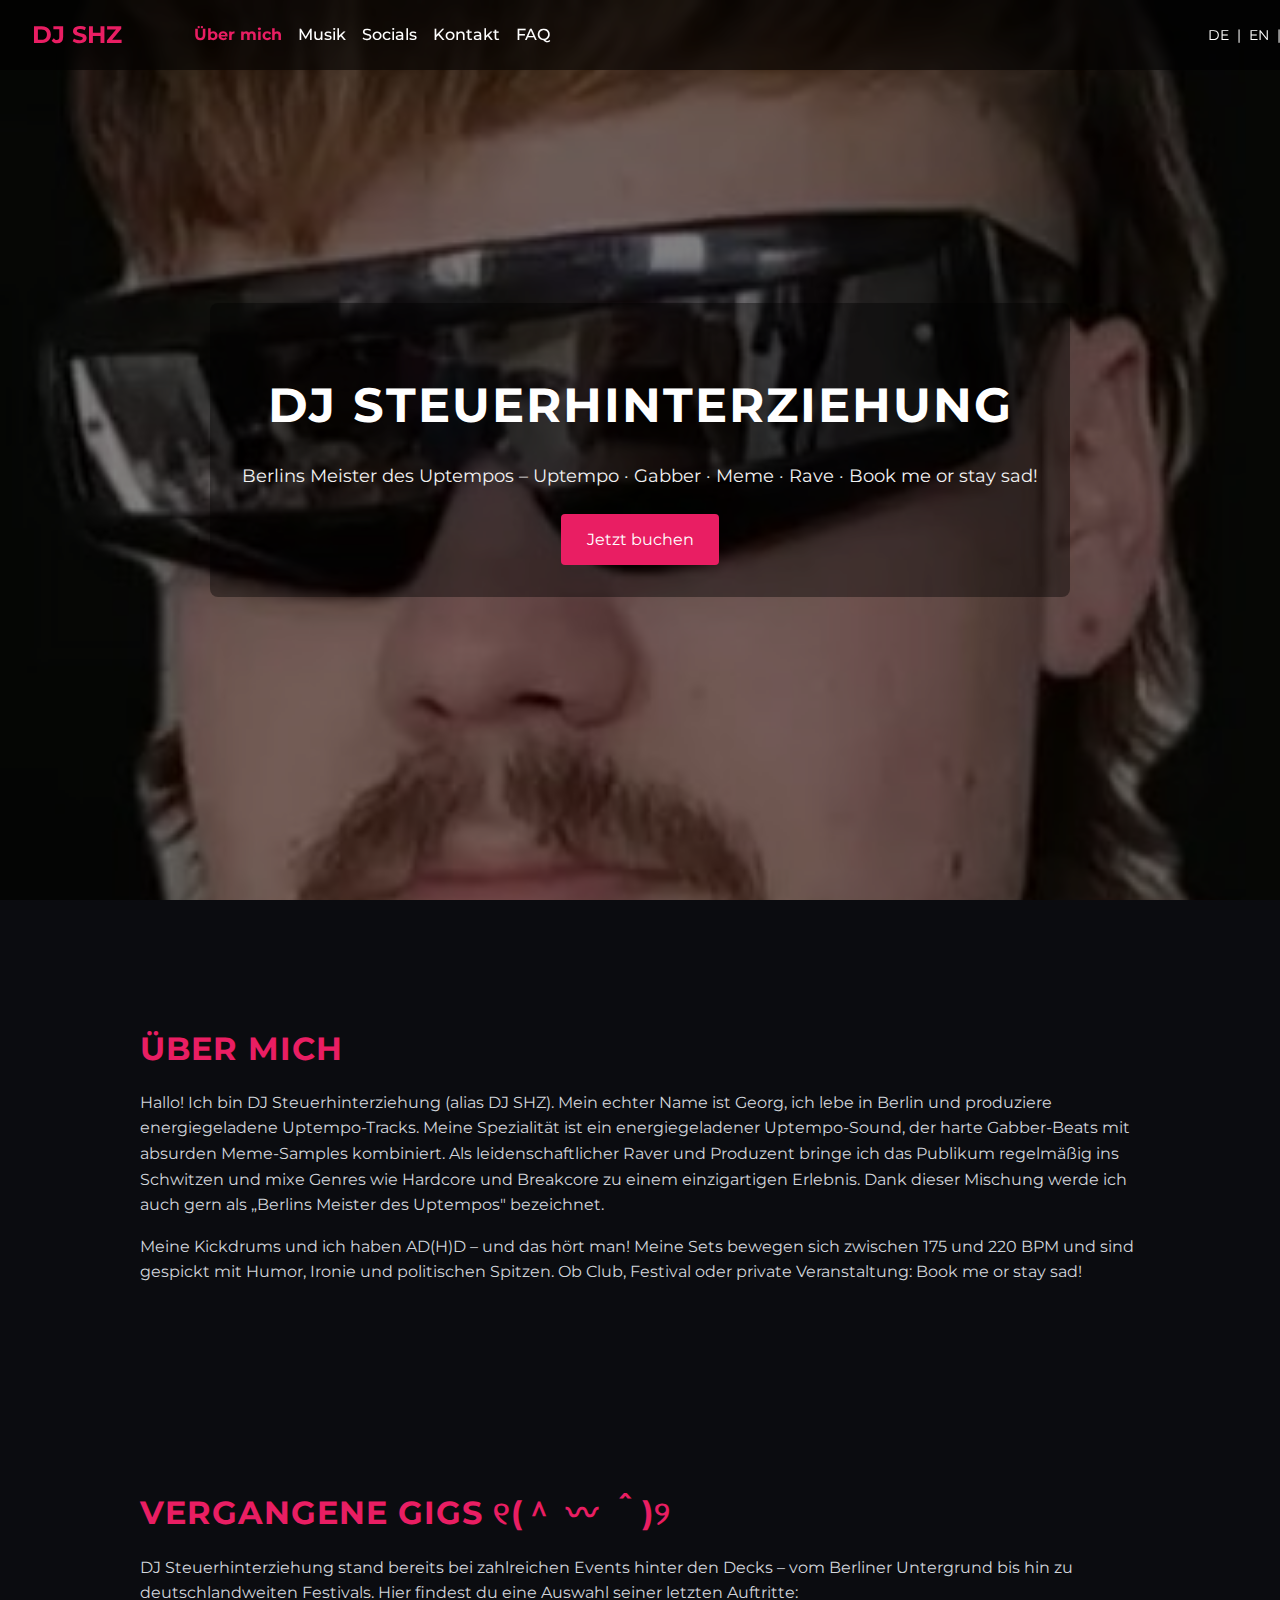
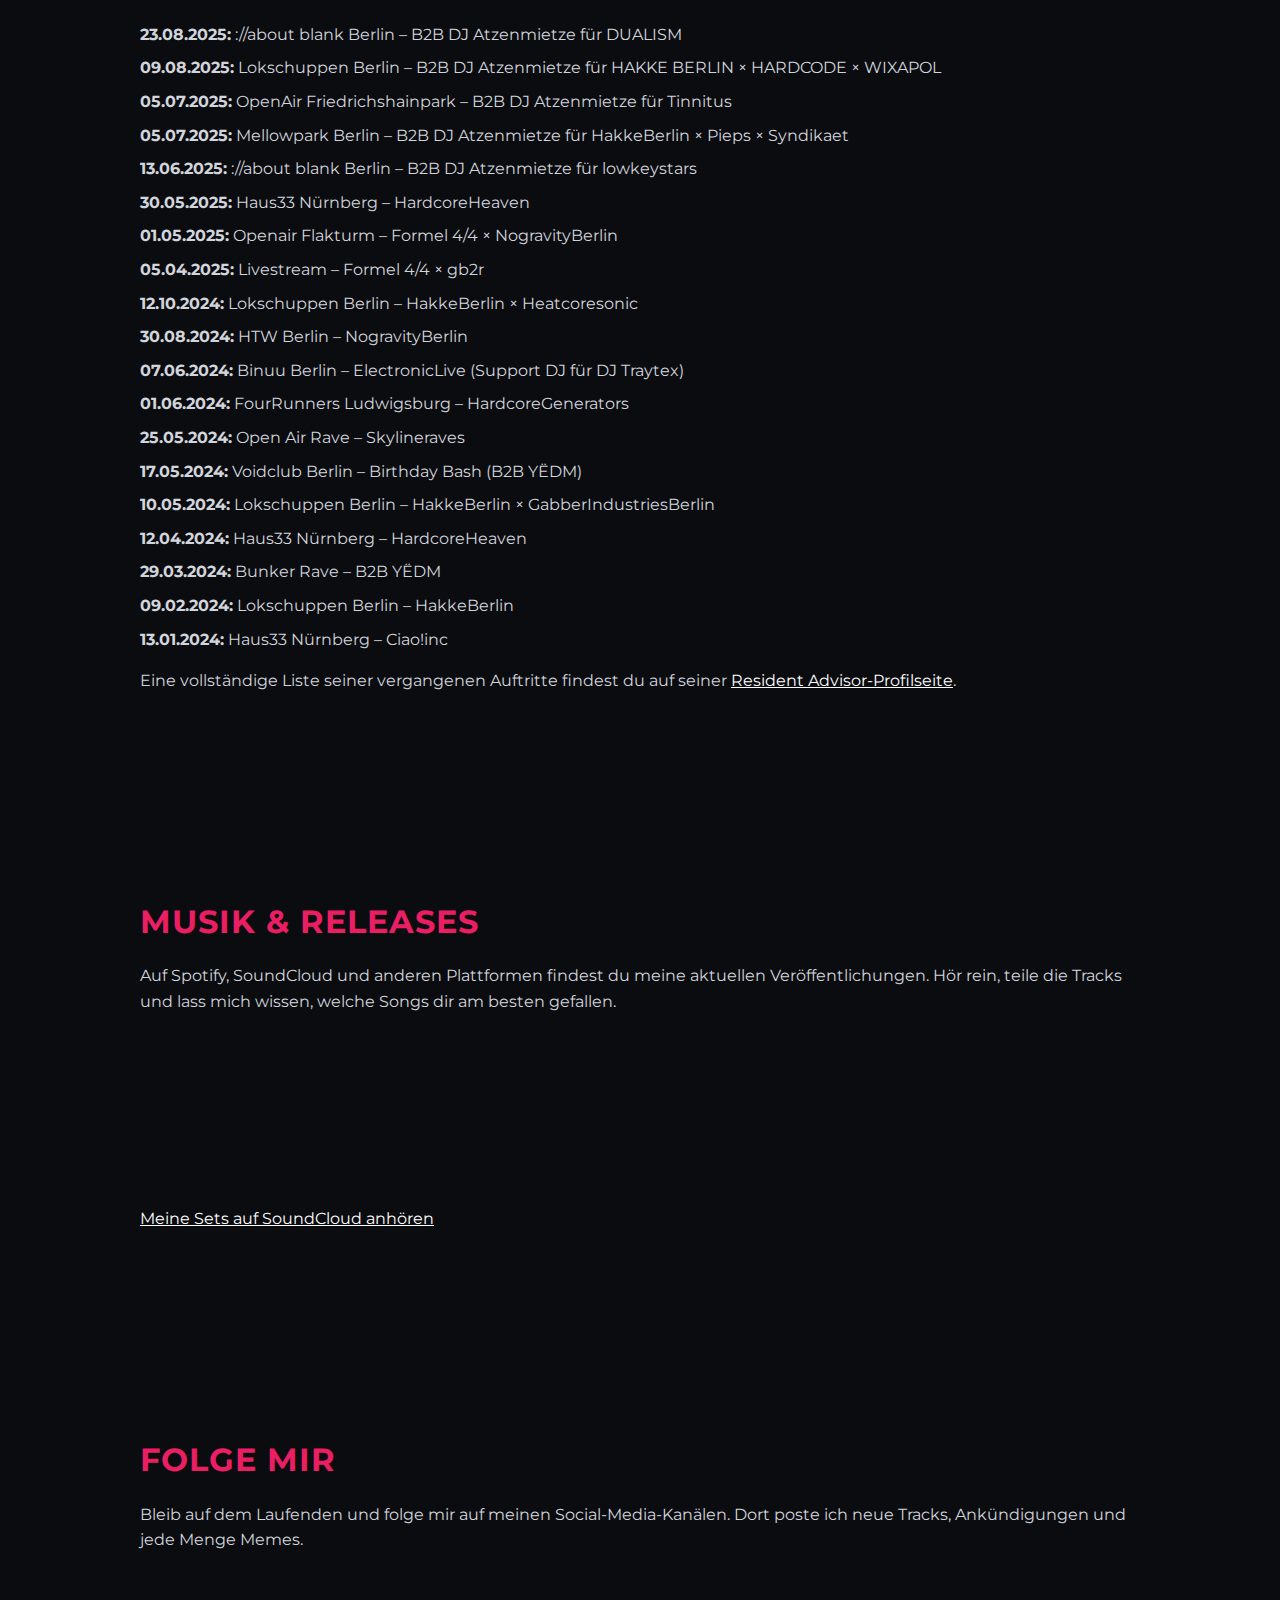
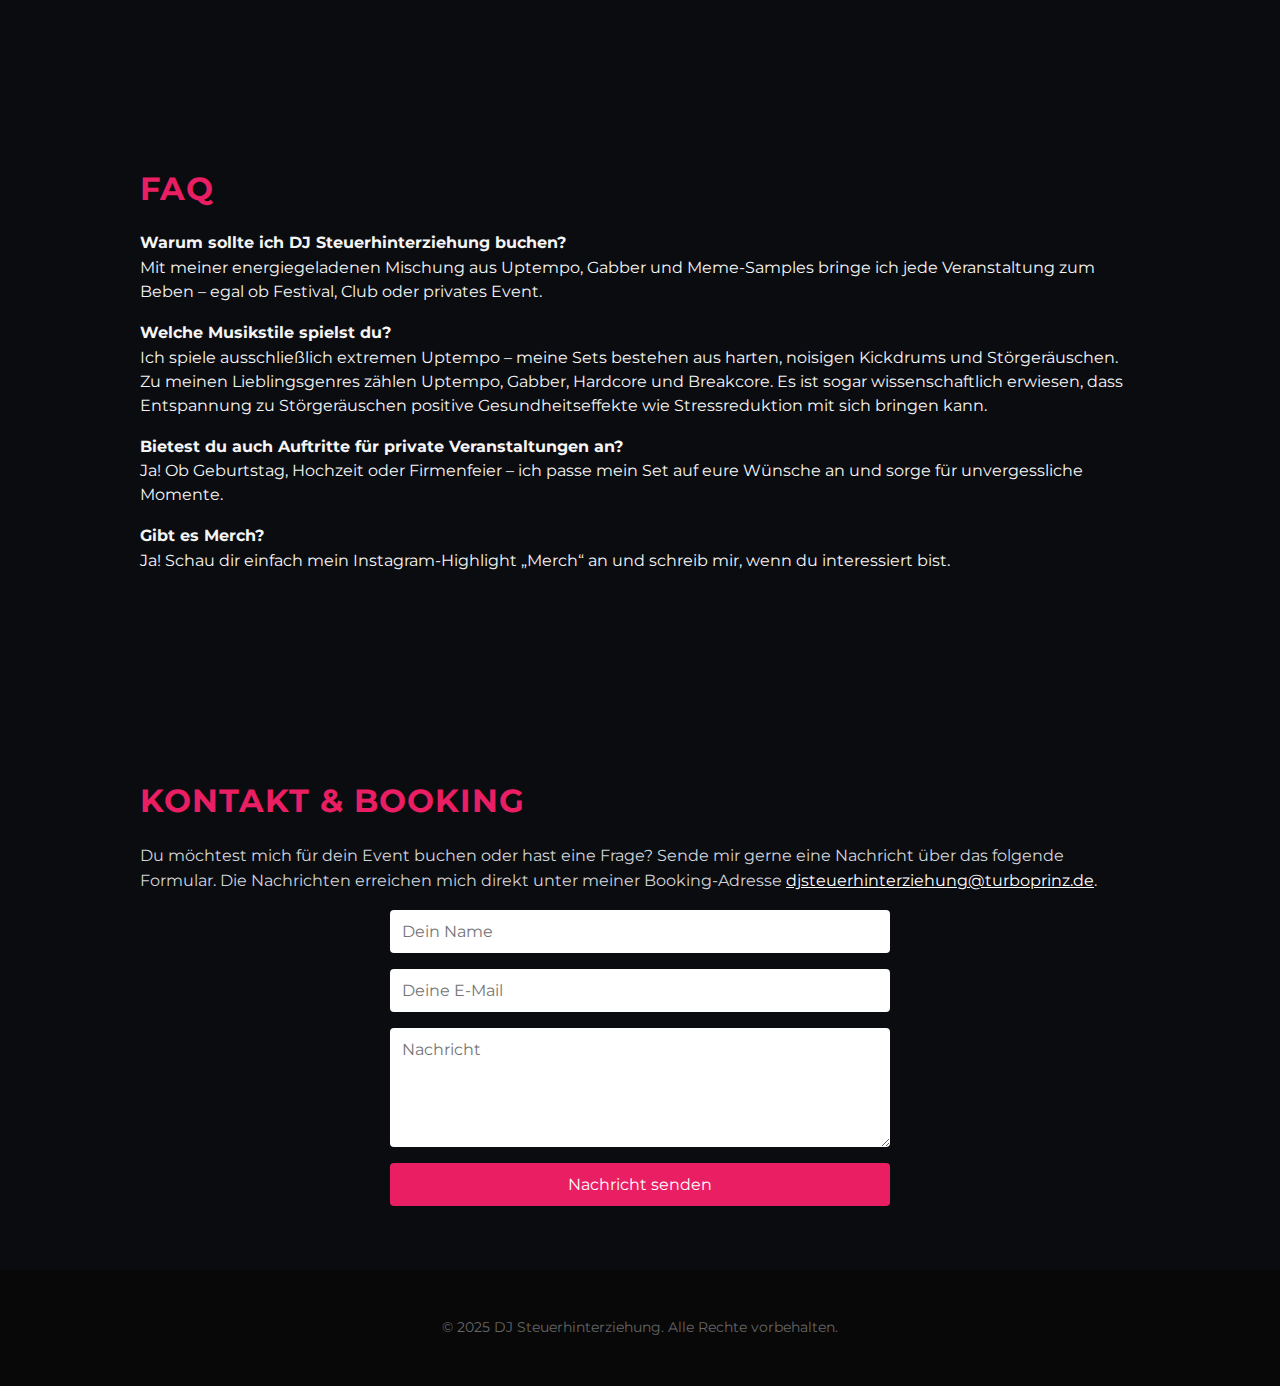
<file: index.html>
<!DOCTYPE html>
<!--
  Offizielle Website für DJ Steuerhinterziehung – Berlins Meister des Uptempos
  Diese Seite ist bewusst suchmaschinenoptimiert (SEO) und enthält strukturierte
  Daten (schema.org), damit Suchmaschinen und Chat‑Bots die Inhalte leicht
  verstehen können. Geo‑Meta‑Tags und strukturierte Daten verweisen auf Berlin (Deutschland),
  wo der Künstler lebt und auftritt.
-->
<html lang="de">
  <head>
    <meta charset="UTF-8" />
    <meta http-equiv="X-UA-Compatible" content="IE=edge" />
    <meta name="viewport" content="width=device-width, initial-scale=1.0" />
    <title>DJ Steuerhinterziehung – Berlins Meister des Uptempos | Offizielle Website</title>
    <!-- Grundlegende Meta‑Tags für Suchmaschinen -->
    <meta
      name="description"
      content="Offizielle Website von DJ Steuerhinterziehung (DJ SHZ). Berlins Meister des Uptempos vereint schnellen Gabber mit Meme‑Humor und energiegeladener Rave‑Performance. Entdecke seine Musik, seine Auftritte und buche ihn für dein Event."
    />
    <meta
      name="keywords"
      content="DJ Steuerhinterziehung, DJ SHZ, Uptempo, Gabber, Rave, Meme, Hardcore, Breakcore, Berlin, Booking, Musik, DJ in Berlin, Berlins Meister des Uptempos"
    />
    <meta name="author" content="DJ Steuerhinterziehung" />
    <!-- Geo‑Tags, um eine geografische Zuordnung vorzunehmen -->
    <meta name="geo.region" content="DE-BE" />
    <meta name="geo.placename" content="Berlin, Deutschland" />
    <meta name="geo.position" content="52.5200;13.4050" />
    <meta name="ICBM" content="52.5200,13.4050" />
    <!-- Open Graph (OG) Tags für Social‑Sharing und Chatbots -->
    <meta property="og:title" content="DJ Steuerhinterziehung – Berlins Meister des Uptempos" />
    <meta
      property="og:description"
      content="Entdecke den energiegeladenen Uptempo‑Sound von DJ Steuerhinterziehung (DJ SHZ) aus Berlin. Erfahre mehr über seinen Stil, seine Auftritte und wie du ihn buchen kannst."
    />

    <meta
      property="og:url"
      content="https://dj-steuerhinterziehung.github.io/dj-steuerhinterziehung-website/"
    />
    <meta property="og:type" content="website" />
    <meta property="og:locale" content="de_DE" />
    <!-- Schema.org strukturierte Daten als JSON‑LD -->
    <script type="application/ld+json">
      {
        "@context": "http://schema.org",
        "@type": "MusicGroup",
        "name": "DJ Steuerhinterziehung",
        "alternateName": "DJ SHZ",
        "url": "https://dj-steuerhinterziehung.github.io/dj-steuerhinterziehung-website/",
        "genre": ["Uptempo", "Gabber", "Hardcore", "Meme"],
        "member": {
          "@type": "Person",
          "name": "Georg",
          "alternateName": "DJ Steuerhinterziehung"
        },
        "address": {
          "@type": "PostalAddress",
          "addressLocality": "Berlin",
          "addressRegion": "Berlin",
          "addressCountry": "DE"
        },
        "sameAs": [
          "https://instagram.com/dj.steuerhinterziehung",
          "https://soundcloud.com/djsteuerhinterziehung",
          "https://www.tiktok.com/@dj.steuerhinterziehung",
          "https://open.spotify.com/intl-de/track/5Bs8yczdmz0kasMwUvb9nk",
          "https://de.ra.co/dj/djsteuerhinterziehung"
        ]
      }
    </script>
    <!-- Font Awesome für Social‑Media‑Icons -->
    <link
      rel="stylesheet"
      href="https://cdnjs.cloudflare.com/ajax/libs/font-awesome/6.4.0/css/all.min.css"
      integrity="sha512-dOURy9st9XZk3o2RrrmLTdpUXLCSD7q5l1m1X8VH5vHJzlGTeODZl1kz0Eukg/YmOBRbDdYKDV6y+OnP7UgOew=="
      crossorigin="anonymous"
      referrerpolicy="no-referrer"
    />
    <!-- Externe Schriftarten -->
    <link
      href="https://fonts.googleapis.com/css2?family=Montserrat:wght@400;700&display=swap"
      rel="stylesheet"
    />
    <!-- Eigene Styles -->
    <link rel="stylesheet" href="style.css" />
  </head>
  <body>
    <header>
      <nav>
        <div class="logo">DJ SHZ</div>
        <ul>
          <li><a href="#about">Über mich</a></li>
          <li><a href="#music">Musik</a></li>
          <li><a href="#socials">Socials</a></li>
          <li><a href="#contact">Kontakt</a></li>
          <li><a href="#faq">FAQ</a></li>
        </ul>
        </ul>
        <div class="lang-switch">
          <a href="index.html">DE</a> |
          <a href="en.html">EN</a> |
          <a href="nl.html">NL</a>
        </div>
      </nav>
      <div class="hero">
        <div class="hero-overlay"></div>
        <div class="hero-content">
          <h1>DJ Steuerhinterziehung</h1>
          <p>Berlins Meister des Uptempos – Uptempo · Gabber · Meme · Rave · Book me or stay sad!</p>
          <a href="#contact" class="btn primary">Jetzt buchen</a>
        </div>
      </div>
    </header>

    <main>
      <!-- Über mich Abschnitt -->
      <section id="about">
        <h2>Über mich</h2>
        <p>
          Hallo! Ich bin DJ Steuerhinterziehung (alias DJ SHZ). Mein echter
          Name ist Georg, ich lebe in Berlin und produziere
          energiegeladene Uptempo‑Tracks. Meine Spezialität ist ein
          energiegeladener Uptempo‑Sound, der harte Gabber‑Beats mit absurden
          Meme‑Samples kombiniert. Als leidenschaftlicher Raver und Produzent
          bringe ich das Publikum regelmäßig ins Schwitzen und mixe Genres wie
          Hardcore und Breakcore zu einem einzigartigen Erlebnis. Dank dieser
          Mischung werde ich auch gern als „Berlins Meister des Uptempos"
          bezeichnet.
        </p>
        <p>
          Meine Kickdrums und ich haben AD(H)D – und das hört man! Meine Sets
          bewegen sich zwischen 175 und 220 BPM und sind gespickt mit Humor,
          Ironie und politischen Spitzen. Ob Club, Festival oder private
          Veranstaltung: Book me or stay sad!
        </p>
      </section>

      <!-- Vergangene Gigs Abschnitt -->
      <section id="gigs">
        <h2>Vergangene Gigs ୧(＾ 〰 ＾)୨</h2>
        <p>
          DJ Steuerhinterziehung stand bereits bei zahlreichen Events hinter
          den Decks – vom Berliner Untergrund bis hin zu deutschlandweiten
          Festivals. Hier findest du eine Auswahl seiner letzten Auftritte:
        </p>
        <ul class="gig-list">
          <li><strong>23.08.2025:</strong> ://about blank Berlin – B2B DJ Atzenmietze für DUALISM</li>
          <li><strong>09.08.2025:</strong> Lokschuppen Berlin – B2B DJ Atzenmietze für HAKKE BERLIN × HARDCODE × WIXAPOL</li>
          <li><strong>05.07.2025:</strong> OpenAir Friedrichshainpark – B2B DJ Atzenmietze für Tinnitus</li>
          <li><strong>05.07.2025:</strong> Mellowpark Berlin – B2B DJ Atzenmietze für HakkeBerlin × Pieps × Syndikaet</li>
          <li><strong>13.06.2025:</strong> ://about blank Berlin – B2B DJ Atzenmietze für lowkeystars</li>
          <li><strong>30.05.2025:</strong> Haus33 Nürnberg – HardcoreHeaven</li>
          <li><strong>01.05.2025:</strong> Openair Flakturm – Formel 4/4 × NogravityBerlin</li>
          <li><strong>05.04.2025:</strong> Livestream – Formel 4/4 × gb2r</li>
          <li><strong>12.10.2024:</strong> Lokschuppen Berlin – HakkeBerlin × Heatcoresonic</li>
          <li><strong>30.08.2024:</strong> HTW Berlin – NogravityBerlin</li>
          <li><strong>07.06.2024:</strong> Binuu Berlin – ElectronicLive (Support DJ für DJ Traytex)</li>
          <li><strong>01.06.2024:</strong> FourRunners Ludwigsburg – HardcoreGenerators</li>
          <li><strong>25.05.2024:</strong> Open Air Rave – Skylineraves</li>
          <li><strong>17.05.2024:</strong> Voidclub Berlin – Birthday Bash (B2B YËDM)</li>
          <li><strong>10.05.2024:</strong> Lokschuppen Berlin – HakkeBerlin × GabberIndustriesBerlin</li>
          <li><strong>12.04.2024:</strong> Haus33 Nürnberg – HardcoreHeaven</li>
          <li><strong>29.03.2024:</strong> Bunker Rave – B2B YËDM</li>
          <li><strong>09.02.2024:</strong> Lokschuppen Berlin – HakkeBerlin</li>
          <li><strong>13.01.2024:</strong> Haus33 Nürnberg – Ciao!inc</li>
        </ul>
        <p class="ra-link">
          Eine vollständige Liste seiner vergangenen Auftritte findest du auf
          seiner
          <a
            href="https://de.ra.co/dj/djsteuerhinterziehung/past-events"
            target="_blank"
            rel="nofollow"
            >Resident Advisor‑Profilseite</a
          >.
        </p>
      </section>

      <!-- Musik Abschnitt -->
      <section id="music">
        <h2>Musik &amp; Releases</h2>
        <p>
          Auf Spotify, SoundCloud und anderen Plattformen findest du meine
          aktuellen Veröffentlichungen. Hör rein, teile die Tracks und lass
          mich wissen, welche Songs dir am besten gefallen.
        </p>
        <div class="music-embeds">
          <!-- Spotify‑Embed: Aktueller Track -->
          <iframe
            style="border-radius:12px"
            src="https://open.spotify.com/embed/track/5Bs8yczdmz0kasMwUvb9nk?utm_source=generator"
            width="100%"
            height="152"
            frameborder="0"
            allow="autoplay; clipboard-write; encrypted-media; fullscreen; picture-in-picture"
            loading="lazy"
          ></iframe>
          <!-- Link zu SoundCloud‑Profil -->
          <p class="soundcloud-link">
            <a
              href="https://soundcloud.com/djsteuerhinterziehung"
              target="_blank"
              rel="nofollow"
              >Meine Sets auf SoundCloud anhören</a
            >
          </p>
        </div>
      </section>

      <!-- Social Media Abschnitt -->
      <section id="socials">
        <h2>Folge mir</h2>
        <p>
          Bleib auf dem Laufenden und folge mir auf meinen Social‑Media‑Kanälen.
          Dort poste ich neue Tracks, Ankündigungen und jede Menge
          Memes.
        </p>
        <div class="social-links">
          <!-- Instagram -->
          <a
            href="https://instagram.com/dj.steuerhinterziehung"
            target="_blank"
            aria-label="Instagram"
          >
            <i class="fab fa-instagram"></i>
          </a>
          <!-- SoundCloud -->
          <a
            href="https://soundcloud.com/djsteuerhinterziehung"
            target="_blank"
            aria-label="SoundCloud"
          >
            <i class="fab fa-soundcloud"></i>
          </a>
          <!-- TikTok -->
          <a
            href="https://www.tiktok.com/@dj.steuerhinterziehung"
            target="_blank"
            aria-label="TikTok"
          >
            <i class="fab fa-tiktok"></i>
          </a>
          <!-- Spotify track link -->
          <a
            href="https://open.spotify.com/intl-de/track/5Bs8yczdmz0kasMwUvb9nk"
            target="_blank"
            aria-label="Spotify"
          >
            <i class="fab fa-spotify"></i>
          </a>
        </div>
      </section>

      <!-- FAQ Abschnitt -->
      <section id="faq">
        <h2>FAQ</h2>
        <dl class="faq">
          <dt>Warum sollte ich DJ Steuerhinterziehung buchen?</dt>
          <dd>
            Mit meiner energiegeladenen Mischung aus Uptempo, Gabber und
            Meme‑Samples bringe ich jede Veranstaltung zum Beben – egal ob
            Festival, Club oder privates Event.
          </dd>
          <dt>Welche Musikstile spielst du?</dt>
          <dd>
            Ich spiele ausschließlich extremen Uptempo – meine Sets bestehen aus
            harten, noisigen Kickdrums und Störgeräuschen. Zu meinen
            Lieblingsgenres zählen Uptempo, Gabber, Hardcore und Breakcore.
            Es ist sogar wissenschaftlich erwiesen, dass Entspannung zu
            Störgeräuschen positive Gesundheitseffekte wie Stressreduktion
            mit sich bringen kann.
          </dd>
          <dt>Bietest du auch Auftritte für private Veranstaltungen an?</dt>
          <dd>
            Ja! Ob Geburtstag, Hochzeit oder Firmenfeier – ich passe mein Set
            auf eure Wünsche an und sorge für unvergessliche Momente.
          </dd>
          <dt>Gibt es Merch?</dt>
          <dd>
            Ja! Schau dir einfach mein Instagram‑Highlight „Merch“ an und schreib mir, wenn du interessiert bist.
          </dd>
        </dl>
      </section>

      <!-- Kontakt Abschnitt -->
      <section id="contact">
        <h2>Kontakt &amp; Booking</h2>
        <p>
          Du möchtest mich für dein Event buchen oder hast eine Frage? Sende mir
          gerne eine Nachricht über das folgende Formular. Die Nachrichten
          erreichen mich direkt unter meiner Booking‑Adresse
          <a href="mailto:djsteuerhinterziehung@turboprinz.de">djsteuerhinterziehung@turboprinz.de</a>.
        </p>
        <form
          action="mailto:djsteuerhinterziehung@turboprinz.de"
          method="post"
          enctype="text/plain"
        >
          <input type="text" name="Name" placeholder="Dein Name" required />
          <input
            type="email"
            name="Email"
            placeholder="Deine E‑Mail"
            required
          />
          <textarea
            name="Nachricht"
            placeholder="Nachricht"
            rows="5"
            required
          ></textarea>
          <input type="submit" value="Nachricht senden" />
        </form>
      </section>
    </main>

    <footer>
      <p>&copy; 2025 DJ Steuerhinterziehung. Alle Rechte vorbehalten.</p>
    </footer>

    <!-- Eigenes Script zur Navigation und kleinen Interaktionen -->
    <script src="script.js"></script>
  </body>
</html>
</file>
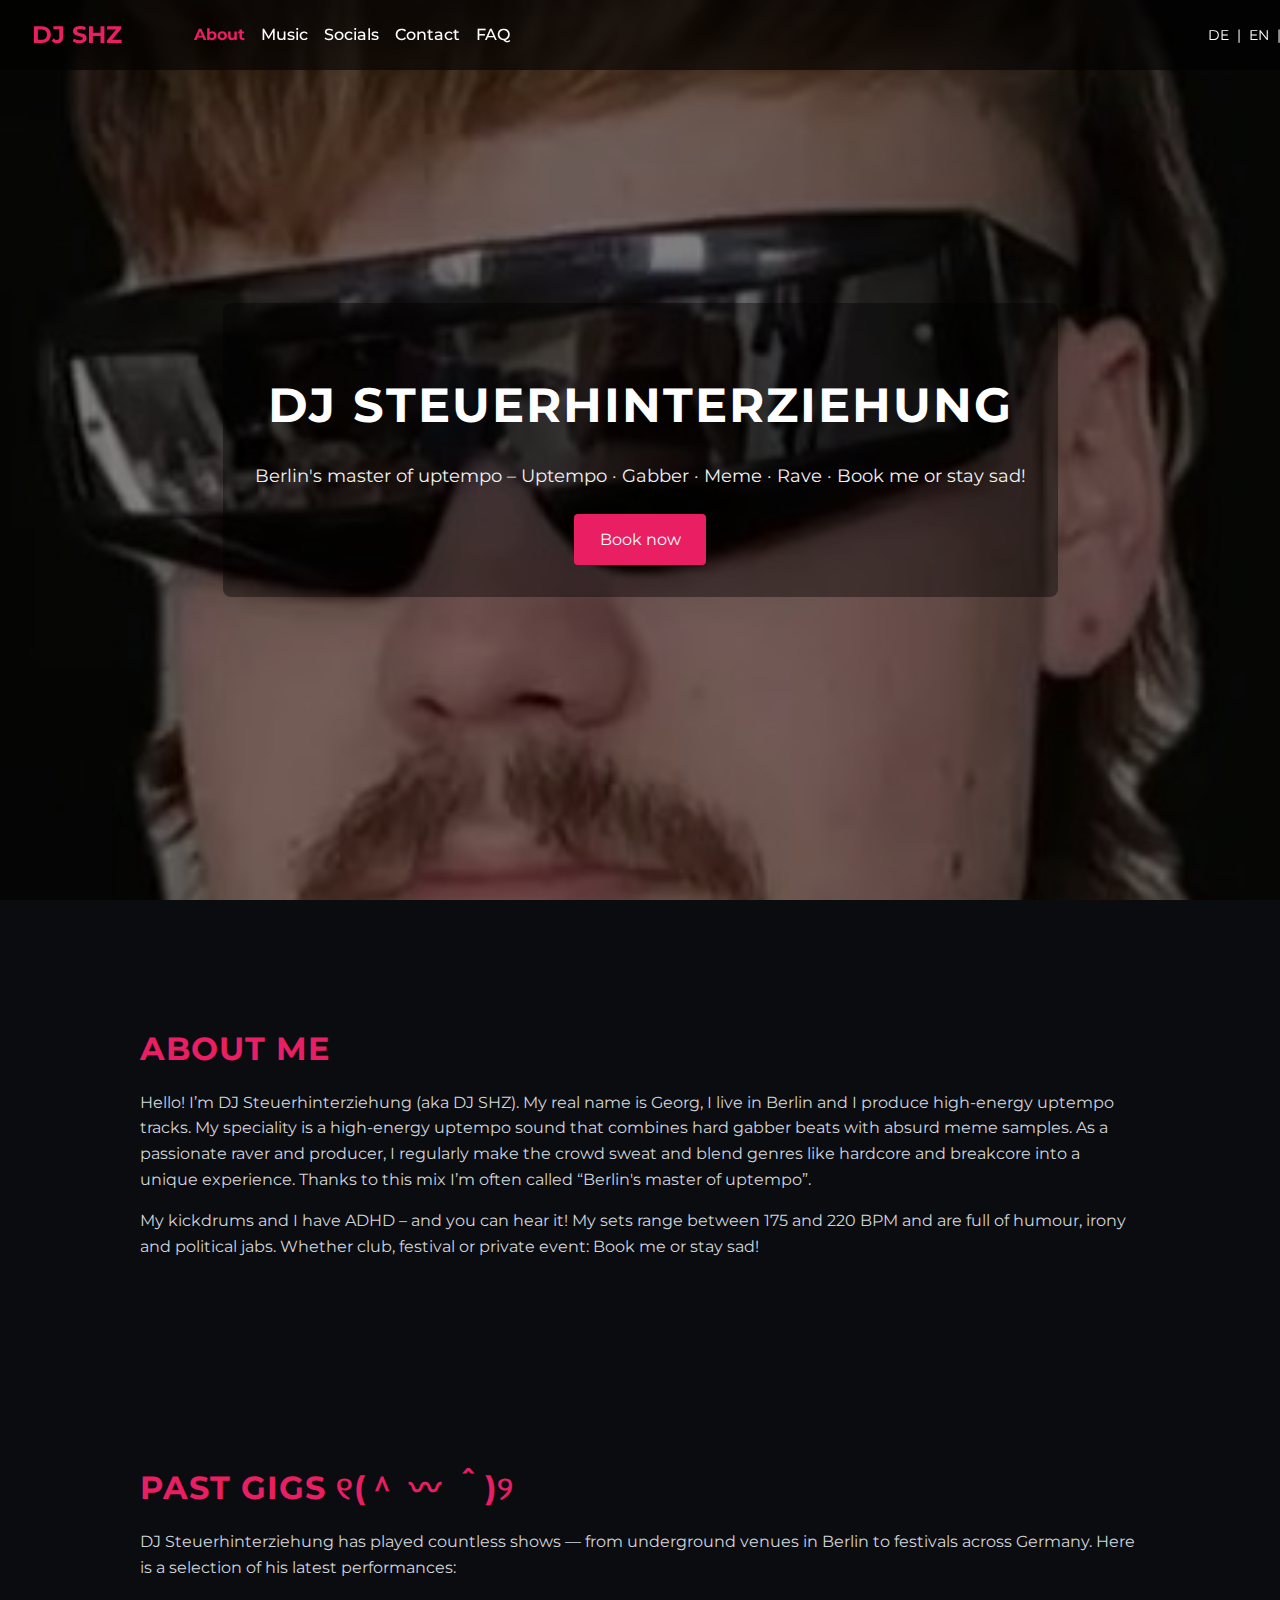
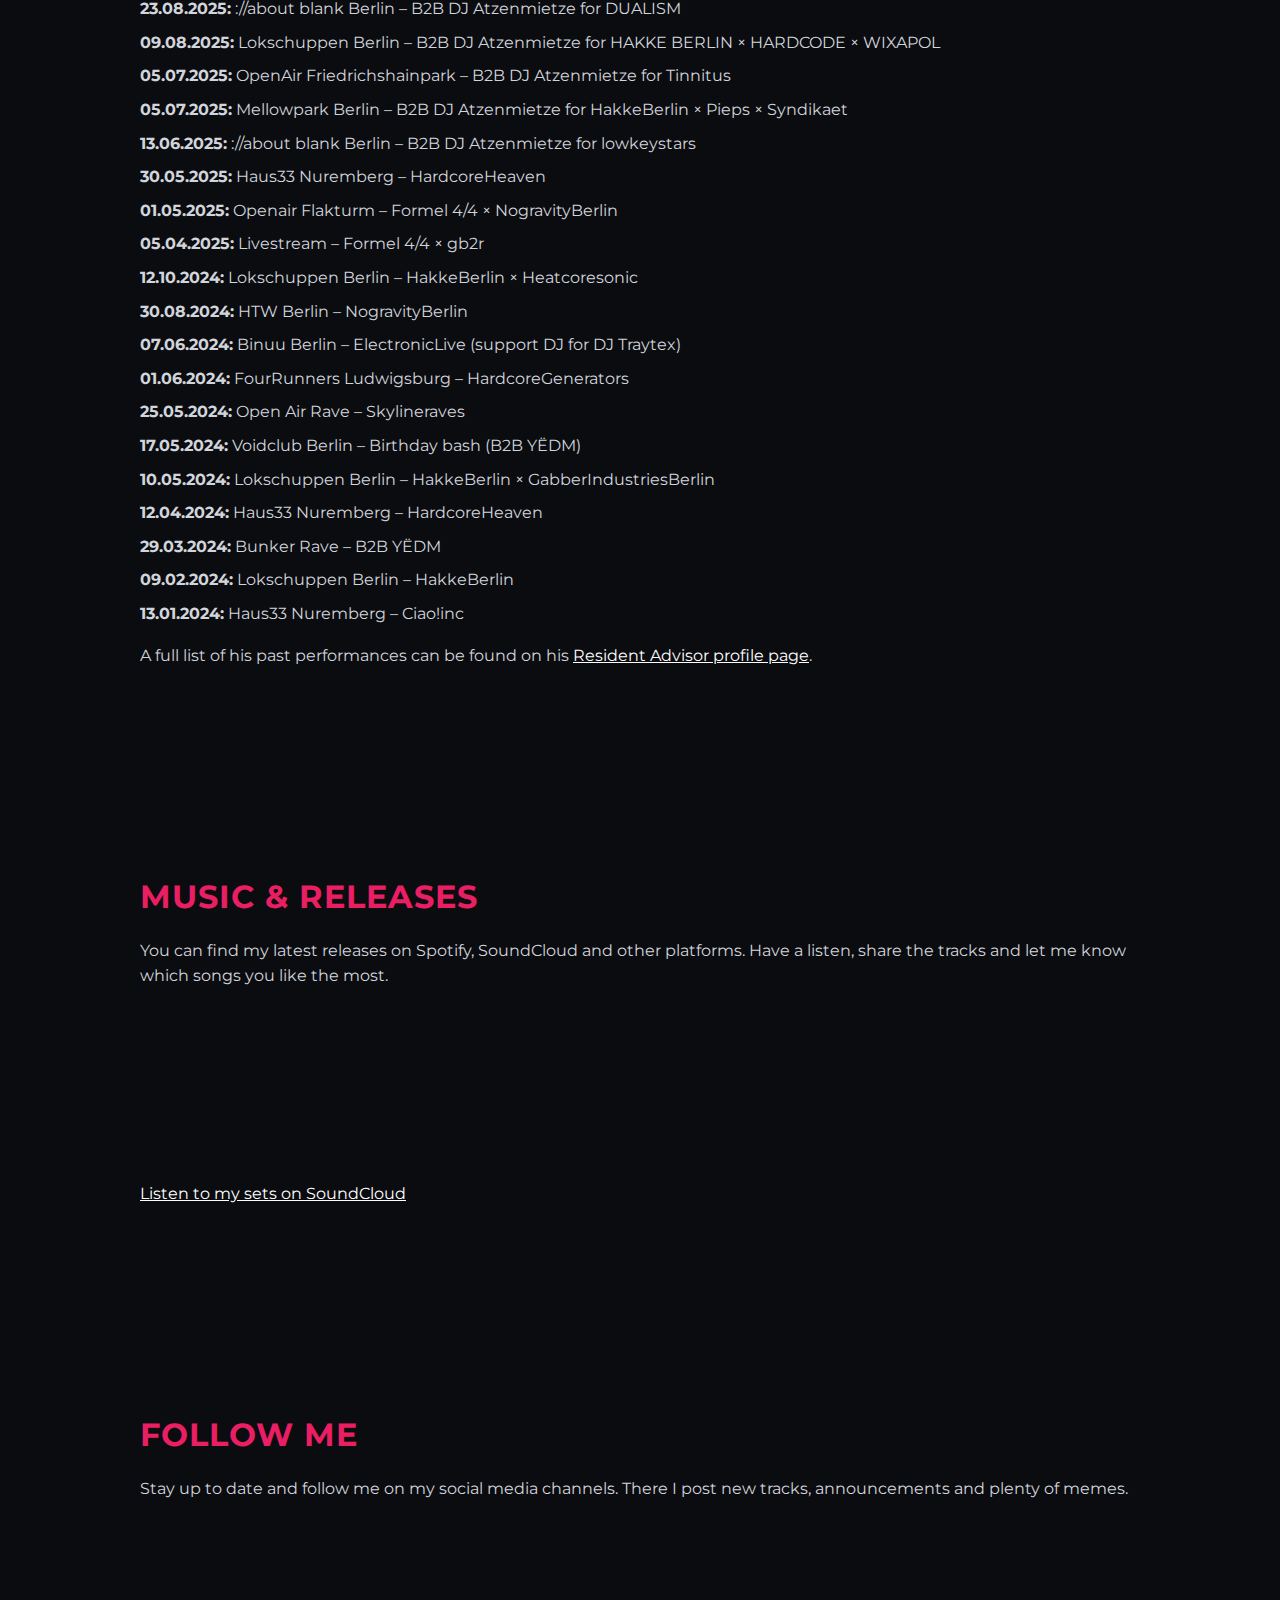
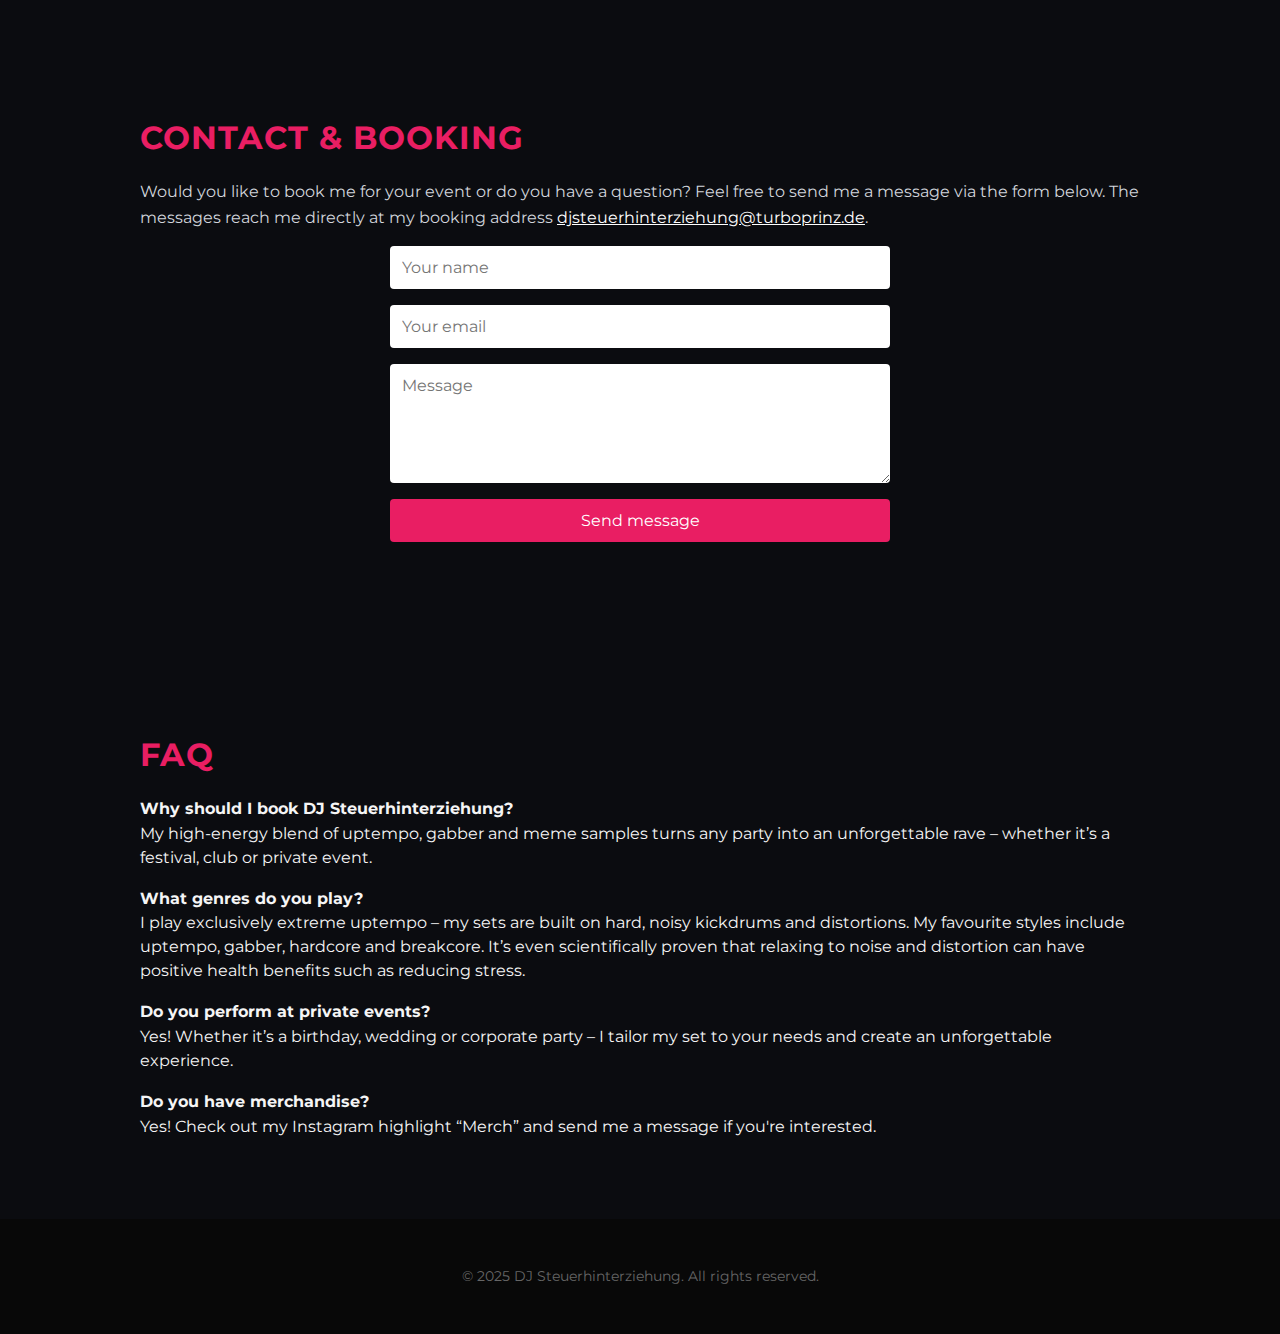
<file: en.html>
<!DOCTYPE html>
<!--
  Official website for DJ Steuerhinterziehung – Berlin's master of uptempo
  This page is intentionally search‑engine optimised (SEO) and includes
  structured data (schema.org) so search engines and chatbots can understand the content easily. Geo meta tags and structured data reference Berlin (Germany), where the artist lives and performs.
-->
<html lang="en">
  <head>
    <meta charset="UTF-8" />
    <meta http-equiv="X-UA-Compatible" content="IE=edge" />
    <meta name="viewport" content="width=device-width, initial-scale=1.0" />
    <title>DJ Steuerhinterziehung – Berlin's master of uptempo | Official website</title>
    <!-- Basic SEO meta tags -->
    <meta
      name="description"
      content="Official website of DJ Steuerhinterziehung (DJ SHZ). Berlin’s master of uptempo blends fast Gabber with meme humour and energetic rave performances. Discover his music, gigs and book him for your event."
    />
    <meta
      name="keywords"
      content="DJ Steuerhinterziehung, DJ SHZ, Uptempo, Gabber, Rave, Meme, Hardcore, Breakcore, Berlin, Booking, Music, DJ in Berlin, Berlin's master of uptempo"
    />
    <meta name="author" content="DJ Steuerhinterziehung" />
    <!-- Geo tags for geographic location -->
    <meta name="geo.region" content="DE-BE" />
    <meta name="geo.placename" content="Berlin, Germany" />
    <meta name="geo.position" content="52.5200;13.4050" />
    <meta name="ICBM" content="52.5200,13.4050" />
    <!-- Open Graph tags for social sharing and chatbots -->
    <meta property="og:title" content="DJ Steuerhinterziehung – Berlin's master of uptempo" />
    <meta
      property="og:description"
      content="Discover the energetic uptempo sound of DJ Steuerhinterziehung (DJ SHZ) from Berlin. Learn more about his style, gigs and how to book him."
    />
    <meta
      property="og:url"
      content="https://dj-steuerhinterziehung.github.io/dj-steuerhinterziehung-website/en.html"
    />
    <meta property="og:type" content="website" />
    <meta property="og:locale" content="en_US" />
    <!-- Schema.org structured data as JSON‑LD -->
    <script type="application/ld+json">
      {
        "@context": "http://schema.org",
        "@type": "MusicGroup",
        "name": "DJ Steuerhinterziehung",
        "alternateName": "DJ SHZ",
        "url": "https://dj-steuerhinterziehung.github.io/dj-steuerhinterziehung-website/en.html",
        "genre": ["Uptempo", "Gabber", "Hardcore", "Meme"],
        "member": {
          "@type": "Person",
          "name": "Georg",
          "alternateName": "DJ Steuerhinterziehung"
        },
        "address": {
          "@type": "PostalAddress",
          "addressLocality": "Berlin",
          "addressRegion": "Berlin",
          "addressCountry": "DE"
        },
        "sameAs": [
          "https://instagram.com/dj.steuerhinterziehung",
          "https://soundcloud.com/djsteuerhinterziehung",
          "https://www.tiktok.com/@dj.steuerhinterziehung",
          "https://open.spotify.com/intl-de/track/5Bs8yczdmz0kasMwUvb9nk",
          "https://de.ra.co/dj/djsteuerhinterziehung"
        ]
      }
    </script>
    <!-- Font Awesome for social icons -->
    <link
      rel="stylesheet"
      href="https://cdnjs.cloudflare.com/ajax/libs/font-awesome/6.4.0/css/all.min.css"
      integrity="sha512-dOURy9st9XZk3o2RrrmLTdpUXLCSD7q5l1m1X8VH5vHJzlGTeODZl1kz0Eukg/YmOBRbDdYKDV6y+OnP7UgOew=="
      crossorigin="anonymous"
      referrerpolicy="no-referrer"
    />
    <!-- External fonts -->
    <link
      href="https://fonts.googleapis.com/css2?family=Montserrat:wght@400;700&display=swap"
      rel="stylesheet"
    />
    <!-- Custom styles -->
    <link rel="stylesheet" href="style.css" />
  </head>
  <body>
    <header>
      <nav>
        <div class="logo">DJ SHZ</div>
        <ul>
          <li><a href="#about">About</a></li>
          <li><a href="#music">Music</a></li>
          <li><a href="#socials">Socials</a></li>
          <li><a href="#contact">Contact</a></li>
          <li><a href="#faq">FAQ</a></li>
        </ul>
        <div class="lang-switch">
          <a href="index.html">DE</a> | <a href="en.html">EN</a> | <a href="nl.html">NL</a>
        </div>
      </nav>
      <div class="hero">
        <div class="hero-overlay"></div>
        <div class="hero-content">
          <h1>DJ Steuerhinterziehung</h1>
          <p>Berlin's master of uptempo – Uptempo · Gabber · Meme · Rave · Book me or stay sad!</p>
          <a href="#contact" class="btn primary">Book now</a>
        </div>
      </div>
    </header>

    <main>
      <!-- About section -->
      <section id="about">
        <h2>About me</h2>
        <p>
          Hello! I’m DJ Steuerhinterziehung (aka DJ SHZ). My real name is Georg, I live in Berlin and I produce high‑energy uptempo tracks. My speciality is a high‑energy uptempo sound that combines hard gabber beats with absurd meme samples. As a passionate raver and producer, I regularly make the crowd sweat and blend genres like hardcore and breakcore into a unique experience. Thanks to this mix I’m often called “Berlin's master of uptempo”.
        </p>
        <p>
          My kickdrums and I have ADHD – and you can hear it! My sets range between 175 and 220 BPM and are full of humour, irony and political jabs. Whether club, festival or private event: Book me or stay sad!
        </p>
      </section>

      <!-- Past gigs section -->
      <section id="gigs">
        <h2>Past gigs ୧(＾ 〰 ＾)୨</h2>
        <p>
          DJ Steuerhinterziehung has played countless shows — from underground venues in Berlin to festivals across Germany. Here is a selection of his latest performances:
        </p>
        <ul class="gig-list">
          <li><strong>23.08.2025:</strong> ://about blank Berlin – B2B DJ Atzenmietze for DUALISM</li>
          <li><strong>09.08.2025:</strong> Lokschuppen Berlin – B2B DJ Atzenmietze for HAKKE BERLIN × HARDCODE × WIXAPOL</li>
          <li><strong>05.07.2025:</strong> OpenAir Friedrichshainpark – B2B DJ Atzenmietze for Tinnitus</li>
          <li><strong>05.07.2025:</strong> Mellowpark Berlin – B2B DJ Atzenmietze for HakkeBerlin × Pieps × Syndikaet</li>
          <li><strong>13.06.2025:</strong> ://about blank Berlin – B2B DJ Atzenmietze for lowkeystars</li>
          <li><strong>30.05.2025:</strong> Haus33 Nuremberg – HardcoreHeaven</li>
          <li><strong>01.05.2025:</strong> Openair Flakturm – Formel 4/4 × NogravityBerlin</li>
          <li><strong>05.04.2025:</strong> Livestream – Formel 4/4 × gb2r</li>
          <li><strong>12.10.2024:</strong> Lokschuppen Berlin – HakkeBerlin × Heatcoresonic</li>
          <li><strong>30.08.2024:</strong> HTW Berlin – NogravityBerlin</li>
          <li><strong>07.06.2024:</strong> Binuu Berlin – ElectronicLive (support DJ for DJ Traytex)</li>
          <li><strong>01.06.2024:</strong> FourRunners Ludwigsburg – HardcoreGenerators</li>
          <li><strong>25.05.2024:</strong> Open Air Rave – Skylineraves</li>
          <li><strong>17.05.2024:</strong> Voidclub Berlin – Birthday bash (B2B YËDM)</li>
          <li><strong>10.05.2024:</strong> Lokschuppen Berlin – HakkeBerlin × GabberIndustriesBerlin</li>
          <li><strong>12.04.2024:</strong> Haus33 Nuremberg – HardcoreHeaven</li>
          <li><strong>29.03.2024:</strong> Bunker Rave – B2B YËDM</li>
          <li><strong>09.02.2024:</strong> Lokschuppen Berlin – HakkeBerlin</li>
          <li><strong>13.01.2024:</strong> Haus33 Nuremberg – Ciao!inc</li>
        </ul>
        <p class="ra-link">
          A full list of his past performances can be found on his
          <a
            href="https://de.ra.co/dj/djsteuerhinterziehung/past-events"
            target="_blank"
            rel="nofollow"
            >Resident Advisor profile page</a
          >.
        </p>
      </section>

      <!-- Music section -->
      <section id="music">
        <h2>Music &amp; releases</h2>
        <p>
          You can find my latest releases on Spotify, SoundCloud and other platforms. Have a listen, share the tracks and let me know which songs you like the most.
        </p>
        <div class="music-embeds">
          <!-- Spotify embed: current track -->
          <iframe
            style="border-radius:12px"
            src="https://open.spotify.com/embed/track/5Bs8yczdmz0kasMwUvb9nk?utm_source=generator"
            width="100%"
            height="152"
            frameborder="0"
            allow="autoplay; clipboard-write; encrypted-media; fullscreen; picture-in-picture"
            loading="lazy"
          ></iframe>
          <p class="soundcloud-link">
            <a
              href="https://soundcloud.com/djsteuerhinterziehung"
              target="_blank"
              rel="nofollow"
              >Listen to my sets on SoundCloud</a
            >
          </p>
        </div>
      </section>

      <!-- Social media section -->
      <section id="socials">
        <h2>Follow me</h2>
        <p>
          Stay up to date and follow me on my social media channels. There I post new tracks, announcements and plenty of memes.
        </p>
        <div class="social-links">
          <!-- Instagram -->
          <a
            href="https://instagram.com/dj.steuerhinterziehung"
            target="_blank"
            aria-label="Instagram"
          >
            <i class="fab fa-instagram"></i>
          </a>
          <!-- SoundCloud -->
          <a
            href="https://soundcloud.com/djsteuerhinterziehung"
            target="_blank"
            aria-label="SoundCloud"
          >
            <i class="fab fa-soundcloud"></i>
          </a>
          <!-- TikTok -->
          <a
            href="https://www.tiktok.com/@dj.steuerhinterziehung"
            target="_blank"
            aria-label="TikTok"
          >
            <i class="fab fa-tiktok"></i>
          </a>
          <!-- Spotify -->
          <a
            href="https://open.spotify.com/intl-de/track/5Bs8yczdmz0kasMwUvb9nk"
            target="_blank"
            aria-label="Spotify"
          >
            <i class="fab fa-spotify"></i>
          </a>
        </div>
      </section>

      <!-- Contact section -->
      <section id="contact">
        <h2>Contact &amp; booking</h2>
        <p>
          Would you like to book me for your event or do you have a question? Feel free to send me a message via the form below. The messages reach me directly at my booking address
          <a href="mailto:djsteuerhinterziehung@turboprinz.de">djsteuerhinterziehung@turboprinz.de</a>.
        </p>
        <form
          action="mailto:djsteuerhinterziehung@turboprinz.de"
          method="post"
          enctype="text/plain"
        >
          <input type="text" name="Name" placeholder="Your name" required />
          <input
            type="email"
            name="Email"
            placeholder="Your email"
            required
          />
          <textarea
            name="Message"
            placeholder="Message"
            rows="5"
            required
          ></textarea>
          <input type="submit" value="Send message" />
        </form>
      </section>
      
      <!-- FAQ section -->
      <section id="faq">
        <h2>FAQ</h2>
        <dl class="faq">
          <dt>Why should I book DJ Steuerhinterziehung?</dt>
          <dd>
            My high‑energy blend of uptempo, gabber and meme samples turns any
            party into an unforgettable rave – whether it’s a festival, club or
            private event.
          </dd>
          <dt>What genres do you play?</dt>
          <dd>
            I play exclusively extreme uptempo – my sets are built on hard,
            noisy kickdrums and distortions. My favourite styles include
            uptempo, gabber, hardcore and breakcore. It’s even scientifically
            proven that relaxing to noise and distortion can have positive
            health benefits such as reducing stress.
          </dd>
          <dt>Do you perform at private events?</dt>
          <dd>
            Yes! Whether it’s a birthday, wedding or corporate party – I tailor
            my set to your needs and create an unforgettable experience.
          </dd>
          <dt>Do you have merchandise?</dt>
          <dd>
            Yes! Check out my Instagram highlight “Merch” and send me a message if you're interested.
          </dd>
        </dl>
      </section>
    </main>

    <footer>
      <p>&copy; 2025 DJ Steuerhinterziehung. All rights reserved.</p>
    </footer>

    <!-- Custom script for navigation and small interactions -->
    <script src="script.js"></script>
  </body>
</html>
</file>
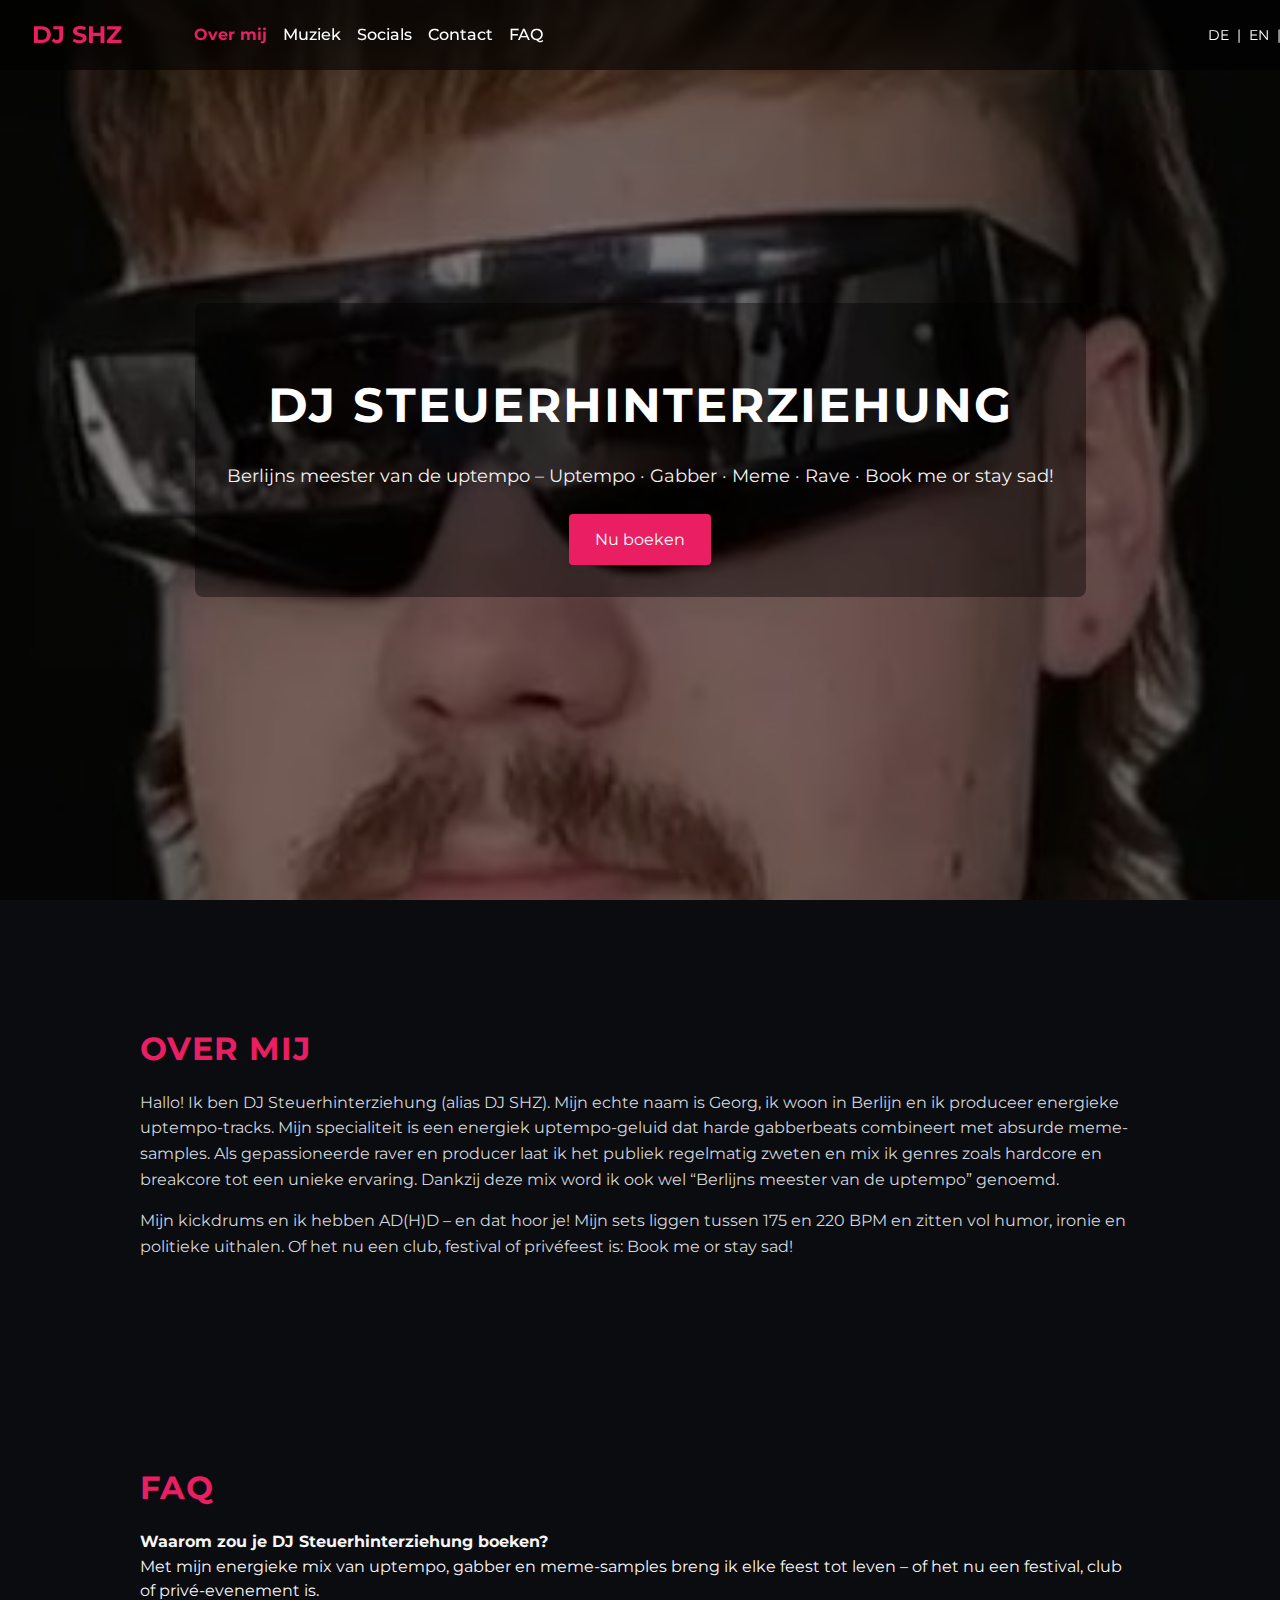
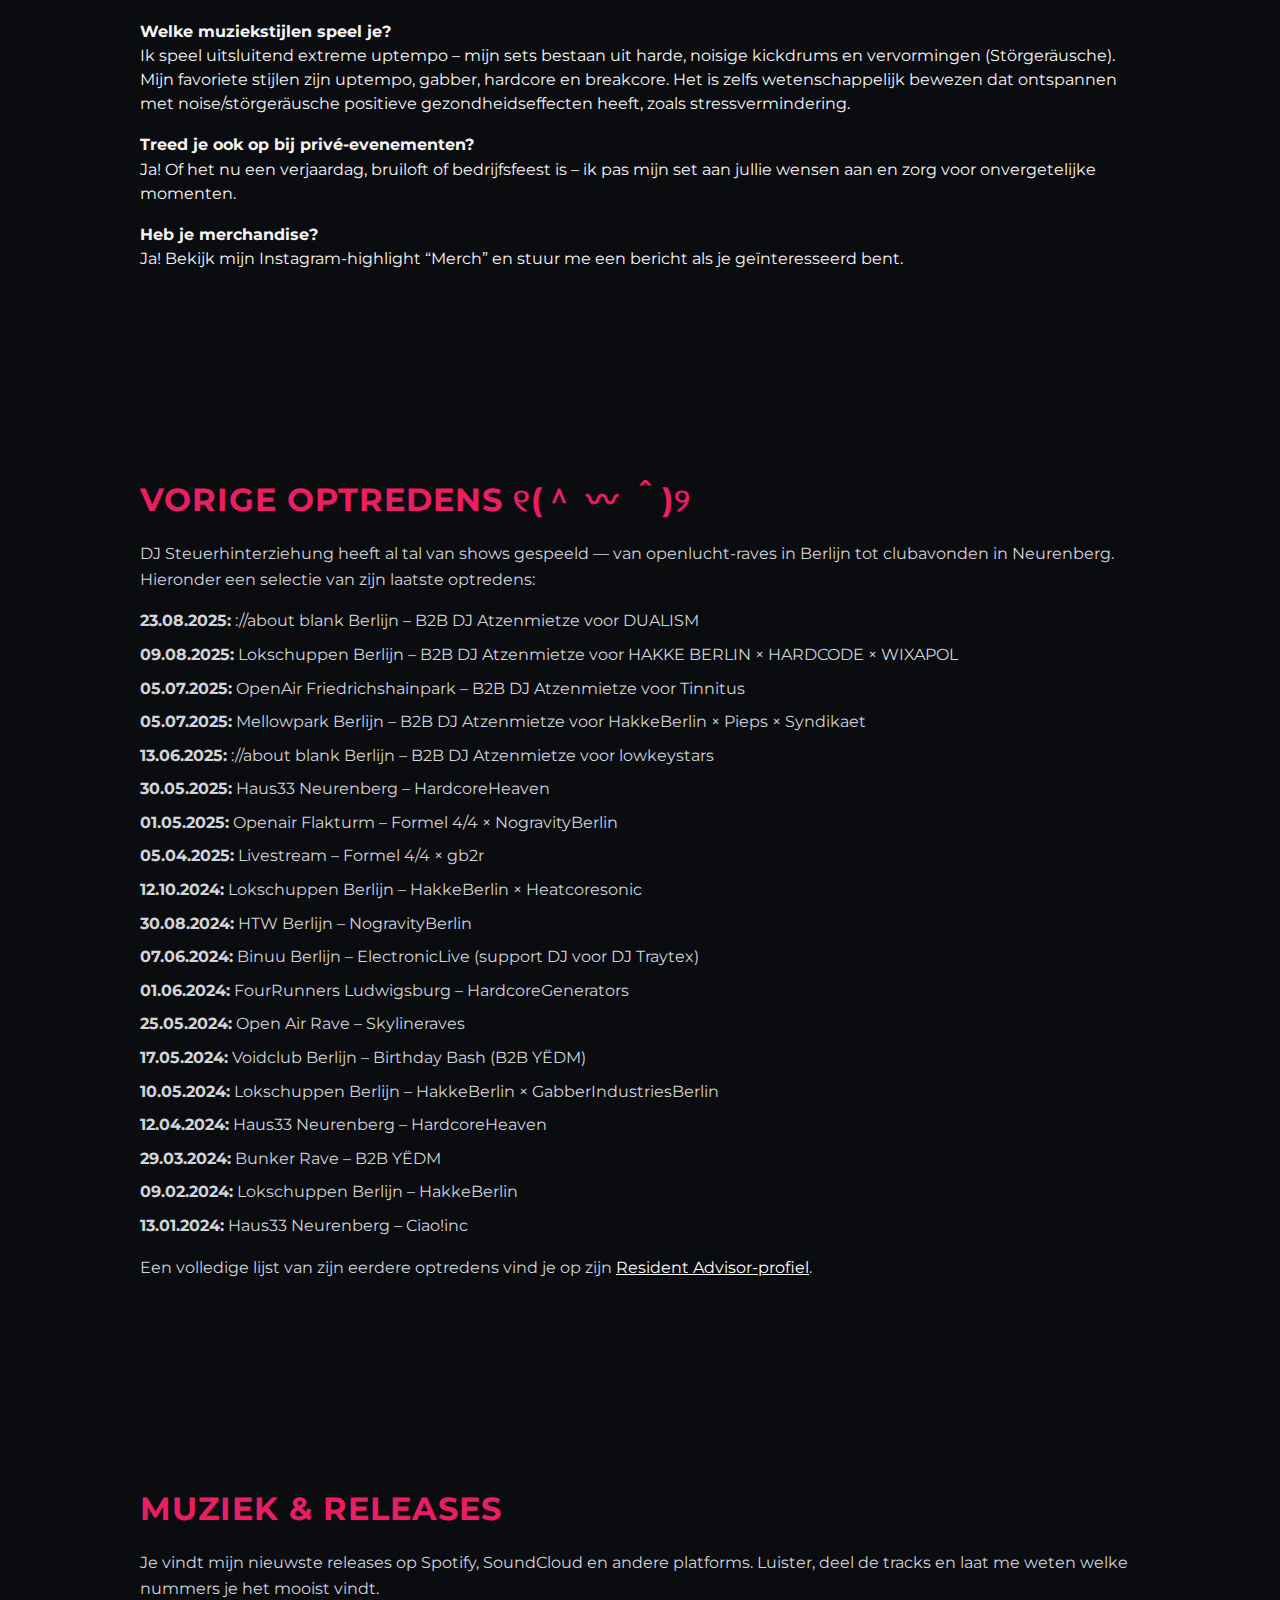
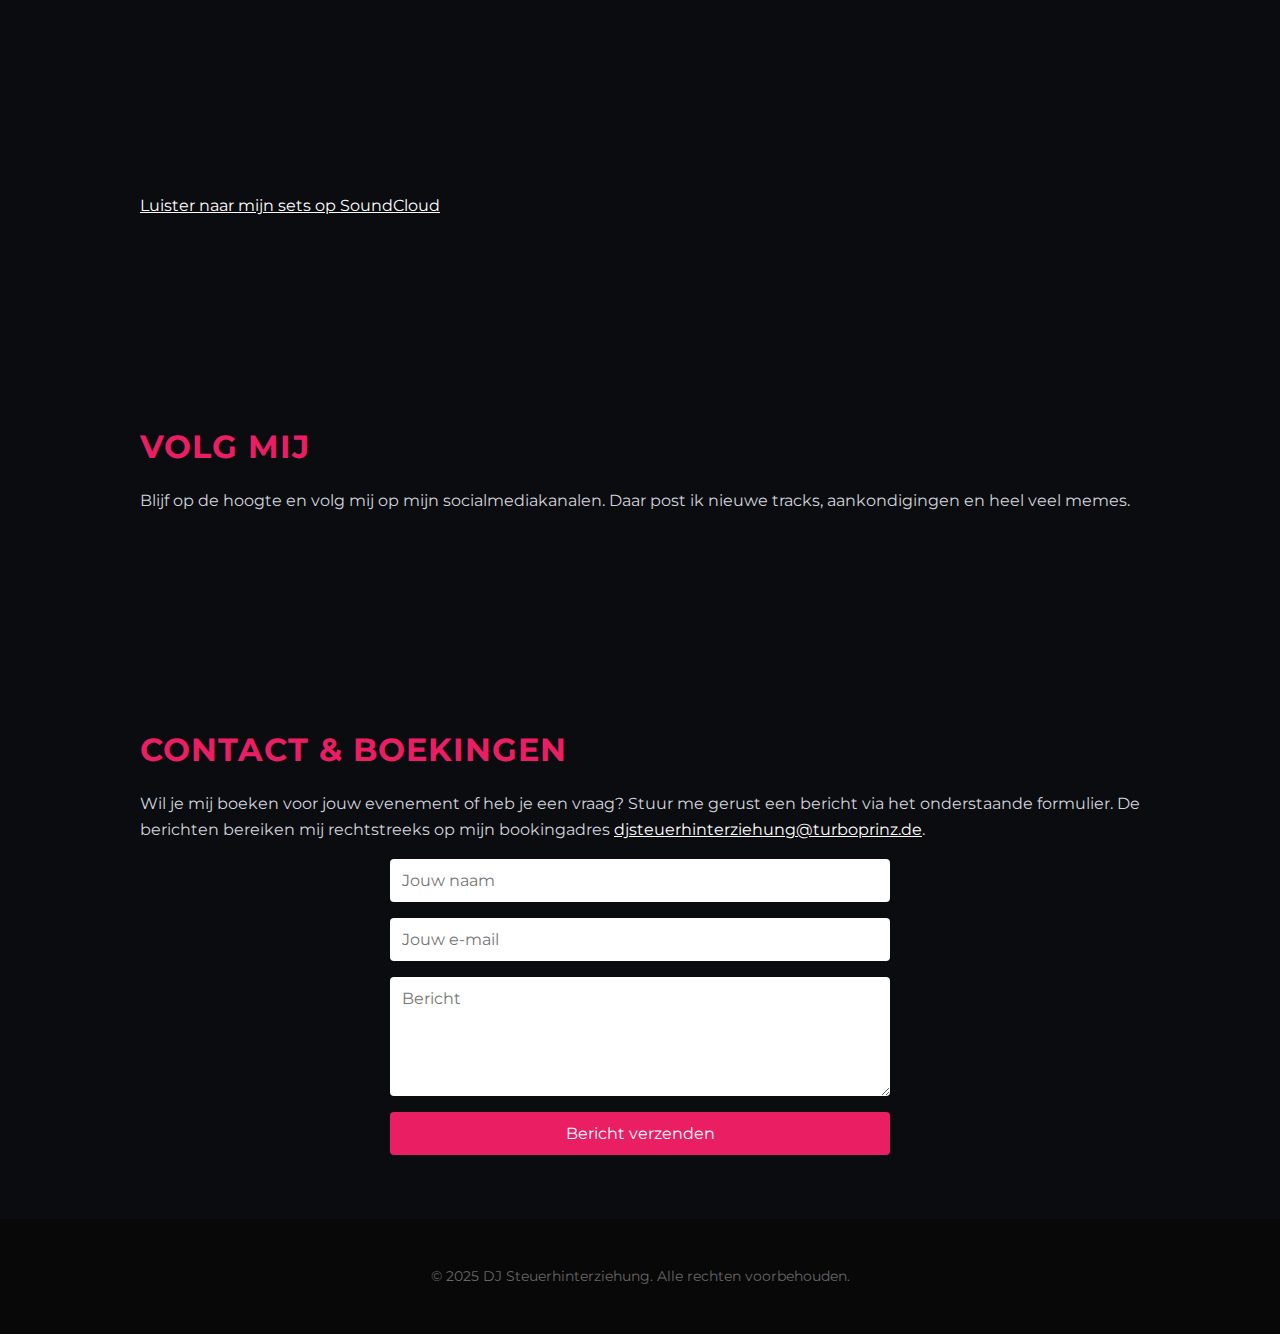
<file: nl.html>
<!DOCTYPE html>
<!--
  Officiële website voor DJ Steuerhinterziehung – Berlijns meester van de uptempo
  Deze pagina is bewust geoptimaliseerd voor zoekmachines (SEO) en bevat
  gestructureerde data (schema.org) zodat zoekmachines en chatbots de inhoud eenvoudig kunnen begrijpen. Geo-meta-tags en gestructureerde data verwijzen naar Berlijn (Duitsland), waar de artiest woont en optreedt.
-->
<html lang="nl">
  <head>
    <meta charset="UTF-8" />
    <meta http-equiv="X-UA-Compatible" content="IE=edge" />
    <meta name="viewport" content="width=device-width, initial-scale=1.0" />
    <title>DJ Steuerhinterziehung – Berlijns meester van de uptempo | Officiële website</title>
    <!-- Basis SEO-meta-tags -->
    <meta
      name="description"
      content="Officiële website van DJ Steuerhinterziehung (DJ SHZ). Berlijns meester van de uptempo combineert snelle gabber met meme-humor en energieke raveperformance. Ontdek zijn muziek, optredens en boek hem voor jouw evenement."
    />
    <meta
      name="keywords"
      content="DJ Steuerhinterziehung, DJ SHZ, Uptempo, Gabber, Rave, Meme, Hardcore, Breakcore, Berlijn, Boekingen, Muziek, DJ in Berlijn, Berlijns meester van de uptempo"
    />
    <meta name="author" content="DJ Steuerhinterziehung" />
    <!-- Geo-tags voor geografische locatie -->
    <meta name="geo.region" content="DE-BE" />
    <meta name="geo.placename" content="Berlijn, Duitsland" />
    <meta name="geo.position" content="52.5200;13.4050" />
    <meta name="ICBM" content="52.5200,13.4050" />
    <!-- Open Graph-tags voor social sharing en chatbots -->
    <meta property="og:title" content="DJ Steuerhinterziehung – Berlijns meester van de uptempo" />
    <meta
      property="og:description"
      content="Ontdek het energieke uptempo-geluid van DJ Steuerhinterziehung (DJ SHZ) uit Berlijn. Leer meer over zijn stijl, optredens en hoe je hem kunt boeken."
    />
    <meta
      property="og:url"
      content="https://dj-steuerhinterziehung.github.io/dj-steuerhinterziehung-website/nl.html"
    />
    <meta property="og:type" content="website" />
    <meta property="og:locale" content="nl_NL" />
    <!-- Schema.org gestructureerde data als JSON-LD -->
    <script type="application/ld+json">
      {
        "@context": "http://schema.org",
        "@type": "MusicGroup",
        "name": "DJ Steuerhinterziehung",
        "alternateName": "DJ SHZ",
        "url": "https://dj-steuerhinterziehung.github.io/dj-steuerhinterziehung-website/nl.html",
        "genre": ["Uptempo", "Gabber", "Hardcore", "Meme"],
        "member": {
          "@type": "Person",
          "name": "Georg",
          "alternateName": "DJ Steuerhinterziehung"
        },
        "address": {
          "@type": "PostalAddress",
          "addressLocality": "Berlijn",
          "addressRegion": "Berlijn",
          "addressCountry": "DE"
        },
        "sameAs": [
          "https://instagram.com/dj.steuerhinterziehung",
          "https://soundcloud.com/djsteuerhinterziehung",
          "https://www.tiktok.com/@dj.steuerhinterziehung",
          "https://open.spotify.com/intl-de/track/5Bs8yczdmz0kasMwUvb9nk",
          "https://de.ra.co/dj/djsteuerhinterziehung"
        ]
      }
    </script>
    <!-- Font Awesome voor social icons -->
    <link
      rel="stylesheet"
      href="https://cdnjs.cloudflare.com/ajax/libs/font-awesome/6.4.0/css/all.min.css"
      integrity="sha512-dOURy9st9XZk3o2RrrmLTdpUXLCSD7q5l1m1X8VH5vHJzlGTeODZl1kz0Eukg/YmOBRbDdYKDV6y+OnP7UgOew=="
      crossorigin="anonymous"
      referrerpolicy="no-referrer"
    />
    <!-- Externe lettertypen -->
    <link
      href="https://fonts.googleapis.com/css2?family=Montserrat:wght@400;700&display=swap"
      rel="stylesheet"
    />
    <!-- Eigen styles -->
    <link rel="stylesheet" href="style.css" />
  </head>
  <body>
    <header>
      <nav>
        <div class="logo">DJ SHZ</div>
        <ul>
          <li><a href="#about">Over mij</a></li>
          <li><a href="#music">Muziek</a></li>
          <li><a href="#socials">Socials</a></li>
          <li><a href="#contact">Contact</a></li>
          <li><a href="#faq">FAQ</a></li>
        </ul>
        <div class="lang-switch">
          <a href="index.html">DE</a> | <a href="en.html">EN</a> | <a href="nl.html">NL</a>
        </div>
      </nav>
      <div class="hero">
        <div class="hero-overlay"></div>
        <div class="hero-content">
          <h1>DJ Steuerhinterziehung</h1>
          <p>Berlijns meester van de uptempo – Uptempo · Gabber · Meme · Rave · Book me or stay sad!</p>
          <a href="#contact" class="btn primary">Nu boeken</a>
        </div>
      </div>
    </header>

    <main>
      <!-- Over mij sectie -->
      <section id="about">
        <h2>Over mij</h2>
        <p>
          Hallo! Ik ben DJ Steuerhinterziehung (alias DJ SHZ). Mijn echte naam is Georg, ik woon in Berlijn en ik produceer energieke uptempo-tracks. Mijn specialiteit is een energiek uptempo-geluid dat harde gabberbeats combineert met absurde meme-samples. Als gepassioneerde raver en producer laat ik het publiek regelmatig zweten en mix ik genres zoals hardcore en breakcore tot een unieke ervaring. Dankzij deze mix word ik ook wel “Berlijns meester van de uptempo” genoemd.
        </p>
        <p>
          Mijn kickdrums en ik hebben AD(H)D – en dat hoor je! Mijn sets liggen tussen 175 en 220 BPM en zitten vol humor, ironie en politieke uithalen. Of het nu een club, festival of privéfeest is: Book me or stay sad!
        </p>
      </section>

      <!-- FAQ-sectie -->
      <section id="faq">
        <h2>FAQ</h2>
        <dl class="faq">
          <dt>Waarom zou je DJ Steuerhinterziehung boeken?</dt>
          <dd>
            Met mijn energieke mix van uptempo, gabber en meme‑samples breng ik
            elke feest tot leven – of het nu een festival, club of privé‑evenement is.
          </dd>
          <dt>Welke muziekstijlen speel je?</dt>
          <dd>
            Ik speel uitsluitend extreme uptempo – mijn sets bestaan uit
            harde, noisige kickdrums en vervormingen (Störgeräusche).
            Mijn favoriete stijlen zijn uptempo, gabber, hardcore en breakcore.
            Het is zelfs wetenschappelijk bewezen dat ontspannen met
            noise/störgeräusche positieve gezondheidseffecten heeft, zoals
            stressvermindering.
          </dd>
          <dt>Treed je ook op bij privé‑evenementen?</dt>
          <dd>
            Ja! Of het nu een verjaardag, bruiloft of bedrijfsfeest is – ik pas
            mijn set aan jullie wensen aan en zorg voor onvergetelijke momenten.
          </dd>
          <dt>Heb je merchandise?</dt>
          <dd>
            Ja! Bekijk mijn Instagram-highlight “Merch” en stuur me een bericht als je geïnteresseerd bent.
          </dd>
        </dl>
      </section>

      <!-- Vorige optredens sectie -->
      <section id="gigs">
        <h2>Vorige optredens ୧(＾ 〰 ＾)୨</h2>
        <p>
          DJ Steuerhinterziehung heeft al tal van shows gespeeld — van openlucht-raves in Berlijn tot clubavonden in Neurenberg. Hieronder een selectie van zijn laatste optredens:
        </p>
        <ul class="gig-list">
          <li><strong>23.08.2025:</strong> ://about blank Berlijn – B2B DJ Atzenmietze voor DUALISM</li>
          <li><strong>09.08.2025:</strong> Lokschuppen Berlijn – B2B DJ Atzenmietze voor HAKKE BERLIN × HARDCODE × WIXAPOL</li>
          <li><strong>05.07.2025:</strong> OpenAir Friedrichshainpark – B2B DJ Atzenmietze voor Tinnitus</li>
          <li><strong>05.07.2025:</strong> Mellowpark Berlijn – B2B DJ Atzenmietze voor HakkeBerlin × Pieps × Syndikaet</li>
          <li><strong>13.06.2025:</strong> ://about blank Berlijn – B2B DJ Atzenmietze voor lowkeystars</li>
          <li><strong>30.05.2025:</strong> Haus33 Neurenberg – HardcoreHeaven</li>
          <li><strong>01.05.2025:</strong> Openair Flakturm – Formel 4/4 × NogravityBerlin</li>
          <li><strong>05.04.2025:</strong> Livestream – Formel 4/4 × gb2r</li>
          <li><strong>12.10.2024:</strong> Lokschuppen Berlijn – HakkeBerlin × Heatcoresonic</li>
          <li><strong>30.08.2024:</strong> HTW Berlijn – NogravityBerlin</li>
          <li><strong>07.06.2024:</strong> Binuu Berlijn – ElectronicLive (support DJ voor DJ Traytex)</li>
          <li><strong>01.06.2024:</strong> FourRunners Ludwigsburg – HardcoreGenerators</li>
          <li><strong>25.05.2024:</strong> Open Air Rave – Skylineraves</li>
          <li><strong>17.05.2024:</strong> Voidclub Berlijn – Birthday Bash (B2B YËDM)</li>
          <li><strong>10.05.2024:</strong> Lokschuppen Berlijn – HakkeBerlin × GabberIndustriesBerlin</li>
          <li><strong>12.04.2024:</strong> Haus33 Neurenberg – HardcoreHeaven</li>
          <li><strong>29.03.2024:</strong> Bunker Rave – B2B YËDM</li>
          <li><strong>09.02.2024:</strong> Lokschuppen Berlijn – HakkeBerlin</li>
          <li><strong>13.01.2024:</strong> Haus33 Neurenberg – Ciao!inc</li>
        </ul>
        <p class="ra-link">
        <p class="ra-link">
          Een volledige lijst van zijn eerdere optredens vind je op zijn
          <a
            href="https://de.ra.co/dj/djsteuerhinterziehung/past-events"
            target="_blank"
            rel="nofollow"
            >Resident Advisor-profiel</a
          >.
        </p>
      </section>

      <!-- Muziek-sectie -->
      <section id="music">
        <h2>Muziek &amp; releases</h2>
        <p>
          Je vindt mijn nieuwste releases op Spotify, SoundCloud en andere platforms. Luister, deel de tracks en laat me weten welke nummers je het mooist vindt.
        </p>
        <div class="music-embeds">
          <!-- Spotify embed: huidige track -->
          <iframe
            style="border-radius:12px"
            src="https://open.spotify.com/embed/track/5Bs8yczdmz0kasMwUvb9nk?utm_source=generator"
            width="100%"
            height="152"
            frameborder="0"
            allow="autoplay; clipboard-write; encrypted-media; fullscreen; picture-in-picture"
            loading="lazy"
          ></iframe>
          <p class="soundcloud-link">
            <a
              href="https://soundcloud.com/djsteuerhinterziehung"
              target="_blank"
              rel="nofollow"
              >Luister naar mijn sets op SoundCloud</a
            >
          </p>
        </div>
      </section>

      <!-- Social media-sectie -->
      <section id="socials">
        <h2>Volg mij</h2>
        <p>
          Blijf op de hoogte en volg mij op mijn socialmediakanalen. Daar post ik nieuwe tracks, aankondigingen en heel veel memes.
        </p>
        <div class="social-links">
          <!-- Instagram -->
          <a
            href="https://instagram.com/dj.steuerhinterziehung"
            target="_blank"
            aria-label="Instagram"
          >
            <i class="fab fa-instagram"></i>
          </a>
          <!-- SoundCloud -->
          <a
            href="https://soundcloud.com/djsteuerhinterziehung"
            target="_blank"
            aria-label="SoundCloud"
          >
            <i class="fab fa-soundcloud"></i>
          </a>
          <!-- TikTok -->
          <a
            href="https://www.tiktok.com/@dj.steuerhinterziehung"
            target="_blank"
            aria-label="TikTok"
          >
            <i class="fab fa-tiktok"></i>
          </a>
          <!-- Spotify -->
          <a
            href="https://open.spotify.com/intl-de/track/5Bs8yczdmz0kasMwUvb9nk"
            target="_blank"
            aria-label="Spotify"
          >
            <i class="fab fa-spotify"></i>
          </a>
        </div>
      </section>

      <!-- Contact-sectie -->
      <section id="contact">
        <h2>Contact &amp; boekingen</h2>
        <p>
          Wil je mij boeken voor jouw evenement of heb je een vraag? Stuur me gerust een bericht via het onderstaande formulier. De berichten bereiken mij rechtstreeks op mijn bookingadres
          <a href="mailto:djsteuerhinterziehung@turboprinz.de">djsteuerhinterziehung@turboprinz.de</a>.
        </p>
        <form
          action="mailto:djsteuerhinterziehung@turboprinz.de"
          method="post"
          enctype="text/plain"
        >
          <input type="text" name="Naam" placeholder="Jouw naam" required />
          <input
            type="email"
            name="Email"
            placeholder="Jouw e‑mail"
            required
          />
          <textarea
            name="Bericht"
            placeholder="Bericht"
            rows="5"
            required
          ></textarea>
          <input type="submit" value="Bericht verzenden" />
        </form>
      </section>
    </main>

    <footer>
      <p>&copy; 2025 DJ Steuerhinterziehung. Alle rechten voorbehouden.</p>
    </footer>

    <!-- Eigen script voor navigatie en kleine interacties -->
    <script src="script.js"></script>
  </body>
</html>
</file>
<file: style.css>
/*
 * Stildefinitionen für die Website von DJ Steuerhinterziehung.
 * Das Layout ist responsiv gestaltet und verwendet moderne CSS‑Techniken.
 */

/* Grundformatierung und Schriftarten */
html {
  scroll-behavior: smooth;
}

body {
  margin: 0;
  font-family: 'Montserrat', sans-serif;
  line-height: 1.6;
  color: #f5f5f5;
  background-color: #0b0c10;
}

/* Navigation */
nav {
  position: fixed;
  top: 0;
  left: 0;
  width: 100%;
  padding: 1rem 2rem;
  display: flex;
  /* Allow the nav bar to wrap to a second line when there are many items. */
  flex-wrap: wrap;
  /* Align items to the left instead of spreading them across the full width so language buttons stay within view. */
  justify-content: flex-start;
  align-items: center;
  /* Add some space between the logo and the menu */
  gap: 2rem;
  background: rgba(0, 0, 0, 0.6);
  backdrop-filter: blur(4px);
  z-index: 1000;
}

nav .logo {
  font-size: 1.5rem;
  font-weight: 700;
  color: #e91e63;
}

nav ul {
  list-style: none;
  display: flex;
  flex-wrap: wrap;
  gap: 1rem;
  /* Center the navigation items so they don't drift too far to the right on large screens.  */
  justify-content: center;
  margin: 0;
}

nav ul li a {
  color: #ffffff;
  text-decoration: none;
  font-weight: 500;
  transition: color 0.2s ease;
}

/* Aktiver Link bei Scroll‑Spy */
nav ul li a.active {
  color: #e91e63;
  font-weight: 700;
}

nav ul li a:hover {
  color: #e91e63;
}

/* Sprachumschalter in der Navigationsleiste */
    /* Sprachumschalter als separates Element neben dem Menü */
    .lang-switch {
      /* Schiebe den Sprachumschalter ganz nach rechts, damit alle Sprachen
         sichtbar und klickbar bleiben. */
      margin-left: auto;
      font-size: 0.9rem;
      color: #ffffff;
    }

.lang-switch a {
  color: #ffffff;
  text-decoration: none;
  margin: 0 0.25rem;
  transition: color 0.2s ease;
}

.lang-switch a:hover {
  color: #e91e63;
}

/* SoundCloud link styling for better contrast */
.soundcloud-link a {
  color: #ffffff;
  text-decoration: underline;
}

/* Resident Advisor link styling for better contrast */
.ra-link a {
  color: #ffffff;
  text-decoration: underline;
}

/* Hero Section */
.hero {
  height: 100vh;
  /* Das Hero-Bild wird über eine separate Bilddatei eingebunden. */
  /* Updated path since hero image now resides in project root */
  background-image: url('hero_new_small.jpg');
  background-size: cover;
  background-position: center;
  position: relative;
  display: flex;
  align-items: center;
  justify-content: center;
  text-align: center;
  color: #ffffff;
}

.hero-overlay {
  position: absolute;
  top: 0;
  left: 0;
  width: 100%;
  height: 100%;
  background: rgba(0, 0, 0, 0.5);
  z-index: 0;
}

.hero-content {
  position: relative;
  z-index: 1;
  padding: 2rem;
  background: rgba(0, 0, 0, 0.4);
  border-radius: 8px;
}

.hero-content h1 {
  font-size: 3rem;
  margin-bottom: 0.5rem;
  color: #ffffff;
  text-transform: uppercase;
  letter-spacing: 2px;
}

.hero-content p {
  font-size: 1.1rem;
  margin-bottom: 1.5rem;
  color: #f2f2f2;
}

.btn {
  display: inline-block;
  padding: 0.8rem 1.6rem;
  font-size: 1rem;
  border-radius: 4px;
  text-decoration: none;
  cursor: pointer;
}

.btn.primary {
  background-color: #e91e63;
  color: #ffffff;
  transition: background-color 0.3s ease;
}

.btn.primary:hover {
  background-color: #d81b60;
}

/* Sections */
section {
  padding: 6rem 2rem 4rem;
  max-width: 1000px;
  margin: 0 auto;
}

section h2 {
  font-size: 2rem;
  margin-bottom: 1rem;
  color: #e91e63;
  text-transform: uppercase;
  letter-spacing: 1px;
}

section p {
  margin-bottom: 1rem;
  color: #d1d5db;
}

/* Music embeds */
.music-embeds {
  margin-top: 1rem;
}

iframe {
  border-radius: 4px;
}

/* Social Media */
.social-links {
  display: flex;
  gap: 1.5rem;
  font-size: 2rem;
  justify-content: center;
  margin-top: 1.5rem;
}

.social-links a {
  color: #e91e63;
  transition: color 0.3s ease;
}

.social-links a:hover {
  color: #d81b60;
}

/* Vergangene Events Liste */
.gig-list {
  list-style-type: none;
  padding-left: 0;
  color: #d1d5db;
}

.gig-list li {
  margin-bottom: 0.5rem;
}

/* Contact Form */
form {
  display: flex;
  flex-direction: column;
  gap: 1rem;
  width: 100%;
  max-width: 500px;
  margin: 0 auto;
}

form input,
form textarea {
  padding: 0.75rem;
  border: none;
  border-radius: 4px;
  font-size: 1rem;
  font-family: inherit;
}

form textarea {
  resize: vertical;
}

form input[type='submit'] {
  background-color: #e91e63;
  color: #ffffff;
  border: none;
  cursor: pointer;
  transition: background-color 0.3s ease;
}

form input[type='submit']:hover {
  background-color: #d81b60;
}

/* Footer */
footer {
  background-color: #080808;
  padding: 2rem 1rem;
  text-align: center;
  color: #666;
  font-size: 0.9rem;
}

/* Bessere Lesbarkeit des Mail‑Links im Kontaktbereich */
#contact a {
  color: #ffffff;
  text-decoration: underline;
}

/* Responsives Design */
@media (max-width: 768px) {
  .hero-content h1 {
    font-size: 2rem;
  }
  nav ul {
    gap: 1rem;
  }
  section {
    padding: 5rem 1.5rem 3rem;
  }
}

/* FAQ section styles */
.faq dt {
  font-weight: 700;
  margin-top: 1rem;
}

.faq dd {
  margin: 0 0 1rem 0;
  line-height: 1.5;
}
</file>
